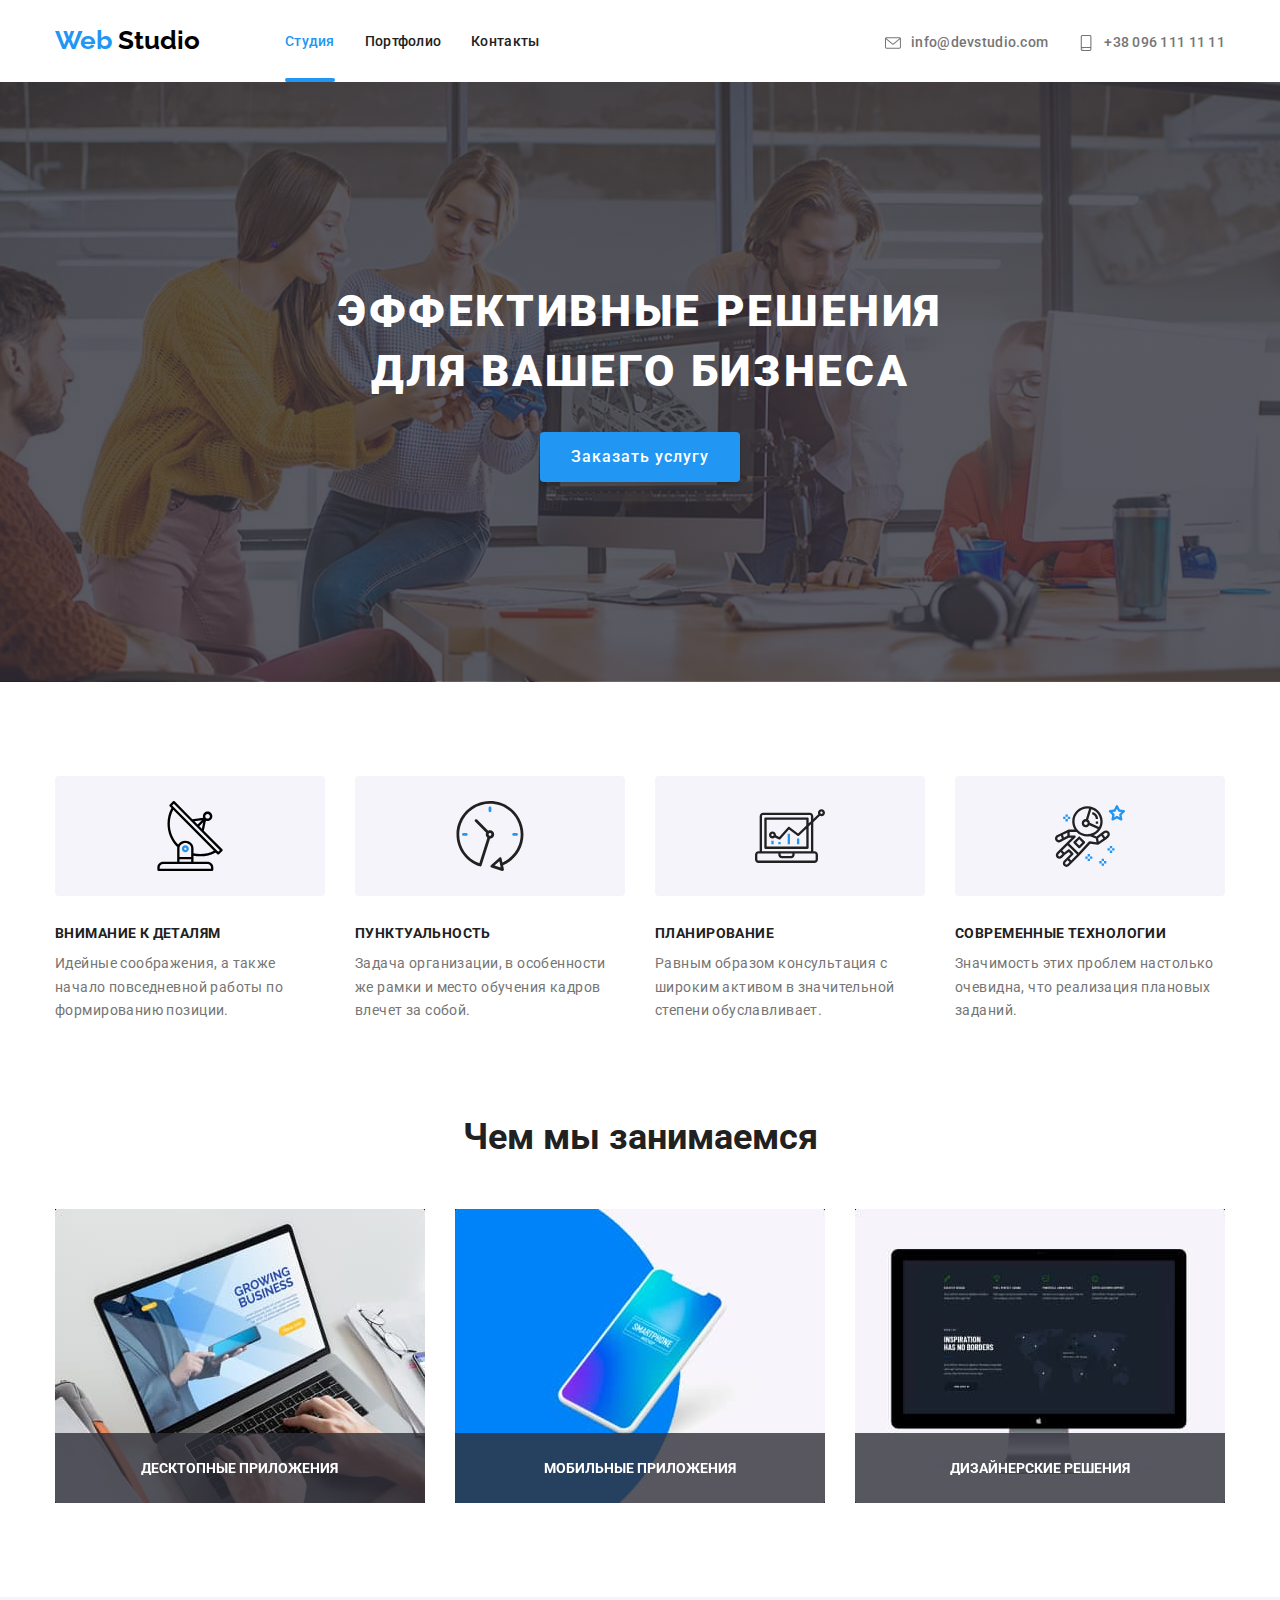
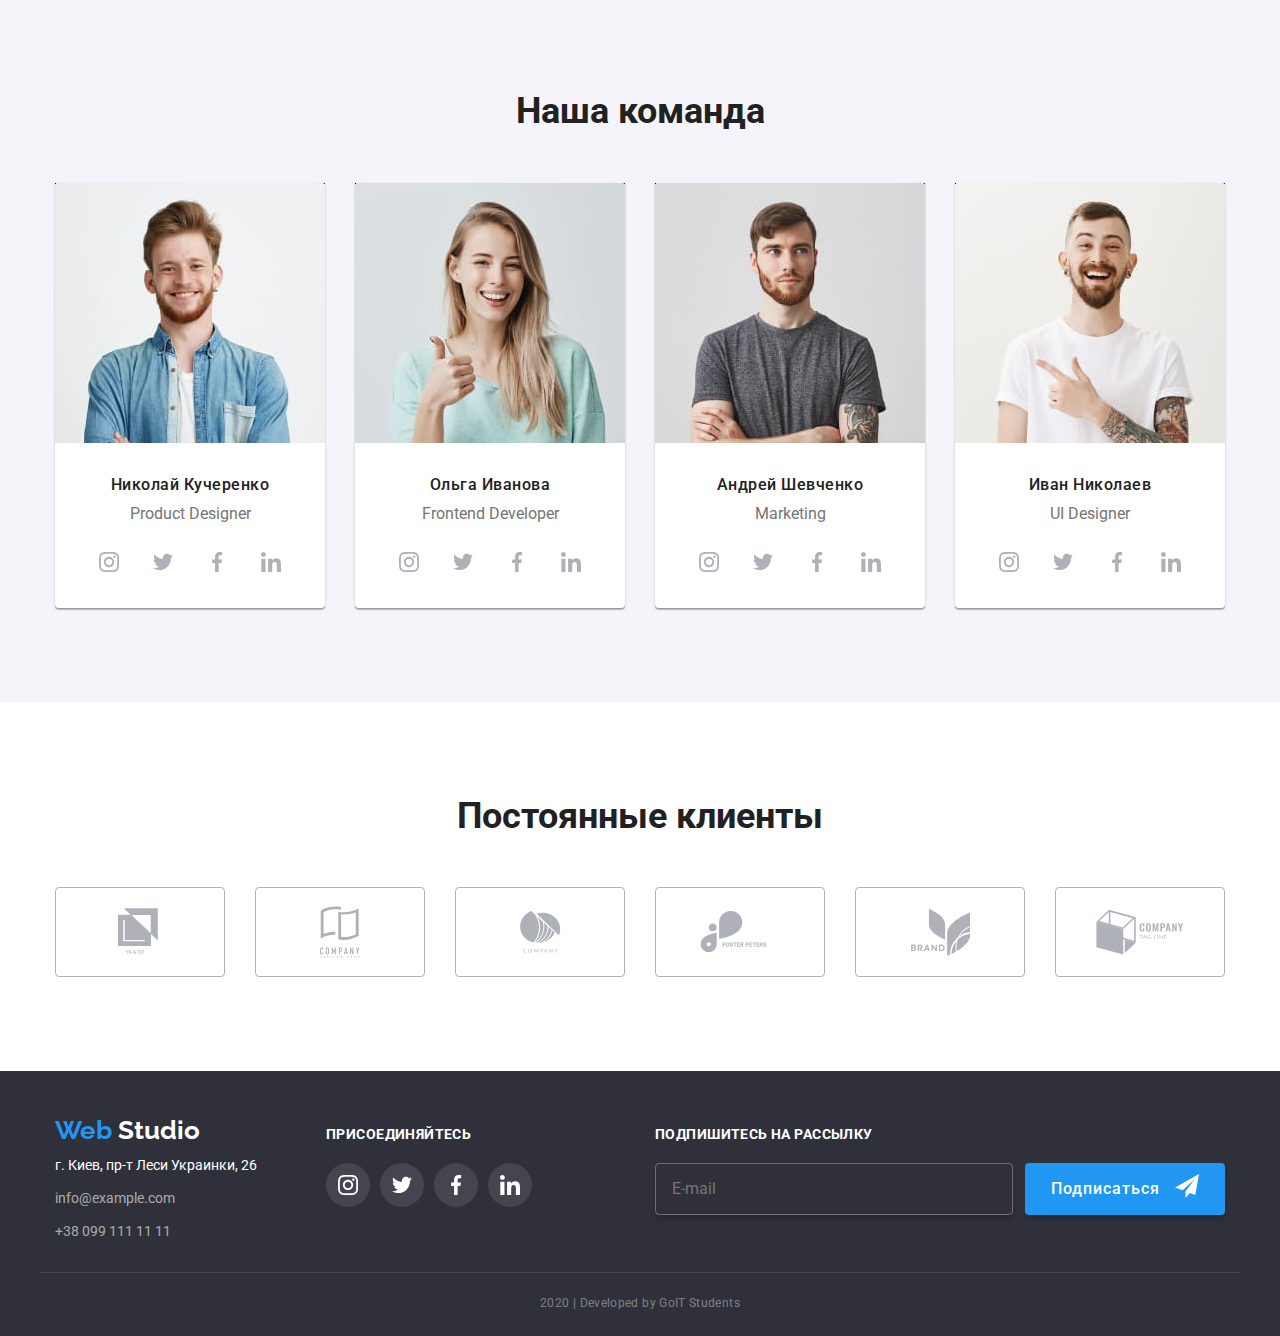
<file: index.html>
<!DOCTYPE html>
<html lang="ru">
  <head>
    <meta charset="UTF-8" />
    <meta name="viewport" content="width=device-width, initial-scale=1.0" />
    <link href="https://fonts.googleapis.com/css2?family=Raleway:wght@400;700&family=Roboto:ital,wght@0,500;0,700;0,900;1,400&display=swap" rel="stylesheet">
    <link rel="stylesheet" href="https://cdnjs.cloudflare.com/ajax/libs/modern-normalize/0.6.0/modern-normalize.min.css">
    <link rel="stylesheet" href="./css/main.css">
    <title>Web-Studio</title>
  </head>

  <body>

    <!-- Хедер -->
    <header>
      <nav class="margin-nav">
        <div class="container main-nav">
          
          <div class="web-logo">
            <a href="./index.html" class="logo">Web <span class="logo-first">Studio</span></a>
          </div>
               
          <ul class="site-nav list">
            <li class="item">
              <a href="" class="link current">Студия</a>
            </li>
            <li class="item">
              <a href="./portfolio.html" class="link">Портфолио</a>
            </li>
            <li class="item">
              <a href="" class="link">Контакты</a>
            </li>
          </ul>
            
          <ul class="auth-nav list">
            <li class="item">
              <a href="mailto:info@devstudio.com" class="link">
                <svg class="link-svg">
                  <use href="./img/sprite.svg#envelope">
                  </use>
                </svg>
                info@devstudio.com</a>
            </li>
            <li class="item">
              <a href="tel:+380961111111" class="link">
                <svg class="link-svg">
                  <use href="./img/sprite.svg#smartphone">
                  </use>
                </svg>
                +38 096 111 11 11</a>
            </li>
          </ul>
        </div>
      </nav>

    </header>

    <main>
      <!--Герой-->
      <section class="hero">
        <div class="container">
          <h1 class="text">Эффективные решения для вашего бизнеса</h1>
          <button class="btn .title" data-modal-open>Заказать услугу</button>
          <div data-backdrop class="backdrop is-hidden" data-modal>
            <div class="modal">
              <form class="form">
                <button type="button" class="form-btn" data-modal-close>
                  <svg class="close">
                    <use href="../img/sprite-2.svg#close"></use>
                  </svg>
                </button>
                <b class="modal-title">Оставьте свои данные, мы вам перезвоним</b>
                <div class="form-field">
                  <input type="text" class="form-input" name="name" id="name" placeholder=" " />
                  <label for="name" class="form-label">Имя</label>
                  <svg class="form-icon" width="12" height="12">
                    <use href="./img/sprite-2.svg#modal-svg-1"></use>
                  </svg> 
                </div>
        
                <div class="form-field">
                  <input type="phone" class="form-input" name="phone" id="phone" placeholder=" " />
                  <label for="phone" class="form-label">Телефон</label>
                  <svg class="form-icon">
                    <use href="./img/sprite-2.svg#modal-svg-2"></use>
                  </svg> 
                </div>
        
                <div class="form-field">
                  <input type="email" class="form-input" name="mail" id="mail" placeholder=" " />
                  <label for="mail" class="form-label">Почта</label>
                  <svg class="form-icon">
                    <use href="./img/sprite-2.svg#modal-svg-3"></use>
                  </svg> 
                </div>

                <div class="form-comment">
                  <textarea class="comment" name="comment" id="comment" placeholder=" "></textarea>
                  <label for="mail" class="form-label-comment">Комментарий</label>
                </div>

                <label class="checkbox-field">
                  <input class="checkbox" type="checkbox" name="topic"/>
                  <span class="checkbox-icon"></span>
                  <span class="checkbox-label">Соглашаюсь с рассылкой и принимаю <a class="contract" href="#">Условия договора</a></span>
                </label>
                <button type="submit" class="submit-btn" data-modal-close>Отправить</button>
              </form>
            </div>
          </div>
        </div>
      </section>

      <!--Преимущества-->
      <section class="advantages">
        <div class="container">
          <h2 class="invisible-title">Преимущества</h2>
          <ul class="list advant">
            <li class="item">
              <div class="item-image">
                <svg class="item-image-icon">
                  <use href="./img/sprite.svg#antenna"></use>
                </svg>
              </div>
              <h3 class="title">Внимание к деталям</h3>
              <p class="text">
                Идейные соображения, а также начало повседневной работы по формированию позиции.
              </p>
            </li>
            <li class="item">
              <div class="item-image">
                <svg class="item-image-icon">
                  <use href="./img/sprite.svg#clock"></use>
                </svg>
              </div>
              <h3 class="title">Пунктуальность</h3>
              <p class="text">
                Задача организации, в особенности же рамки и место обучения кадров влечет за собой.
              </p>
            </li>
            <li class="item">
              <div class="item-image">
                <svg class="item-image-icon">
                  <use href="./img/sprite.svg#diagram"></use>
                </svg>
              </div>
              <h3 class="title">Планирование</h3>
              <p class="text">
                Равным образом консультация с широким активом в значительной степени обуславливает.
              </p>
            </li>
            <li class="item">
              <div class="item-image">
                <svg class="item-image-icon">
                  <use href="./img/sprite.svg#astronaut"></use>
                </svg>
              </div>
              <h3 class="title">Современные технологии</h3>
              <p class="text">
                Значимость этих проблем настолько очевидна, что реализация плановых заданий.
              </p>
            </li>
          </ul>
        </div>
      </section>
      
      <!--Чем мы занимаемся-->
      <section class="section-works">
        <div class="container">
          <h2 class="section-title">Чем мы занимаемся</h2>
          <ul class="work list">
            <li class="item">
              <h3 class="title">Десктопные приложения</h3>
            </li>
            <li class="item">
              <h3 class="title">Мобильные приложения</h3>
            </li>
            <li class="item">
              <h3 class="title">Дизайнерские решения</h3>
            </li>
          </ul>
        </div>
      </section>

      <!--Команда-->
      <section class="section-team team-bg">
        <div class="container">
          <h2 class="section-title">Наша команда</h2>
          <ul class="list team">
            <li class="item">
              <img src="./img/john.jpg" alt="Джон">
              <h3 class="team-name">Николай Кучеренко</h3>
              <p class="job">Product Designer</p>
              <ul  class="list social-networks">
                <li class="icon">
                  <a class="icon-meil" href="https://instagram.com">
                    <svg class="team-svg-icon">
                      <use href="./img/sprite.svg#instagram">
                      </use>
                    </svg>
                  </a>
                </li>
                <li class="icon">
                  <a class="icon-meil" href="https://twitter.com">
                    <svg class="team-svg-icon">
                      <use href="./img/sprite.svg#twitter"></use>
                    </svg>
                  </a>
                </li>
                <li class="icon">
                  <a class="icon-meil" href="https://facebook.com">
                    <svg class="team-svg-icon">
                      <use href="./img/sprite.svg#facebook"></use>
                    </svg>
                  </a>
                </li>
                <li class="icon">
                  <a class="icon-meil" href="https://linkedin.com">
                    <svg class="team-svg-icon">
                      <use href="./img/sprite.svg#linkedin"></use>
                    </svg>
                  </a>
                </li>
              </ul>
            </li>
            <li class="item">
              <img src="./img/Marta.jpg" alt="Марта">
              <h3 class="team-name">Ольга Иванова</h3>
              <p class="job">Frontend Developer</p>
              <ul  class="list social-networks">
                <li class="icon">
                  <a class="icon-meil" href="https://instagram.com">
                    <svg class="team-svg-icon">
                      <use href="./img/sprite.svg#instagram">
                      </use>
                    </svg>
                  </a>
                </li>
                <li class="icon">
                  <a class="icon-meil" href="https://twitter.com">
                    <svg class="team-svg-icon">
                      <use href="./img/sprite.svg#twitter"></use>
                    </svg>
                  </a>
                </li>
                <li class="icon">
                  <a class="icon-meil" href="https://facebook.com">
                    <svg class="team-svg-icon">
                      <use href="./img/sprite.svg#facebook"></use>
                    </svg>
                  </a>
                </li>
                <li class="icon">
                  <a class="icon-meil" href="https://linkedin.com">
                    <svg class="team-svg-icon">
                      <use href="./img/sprite.svg#linkedin"></use>
                    </svg>
                  </a>
                </li>
              </ul>
            </li>
            <li class="item">
              <img src="./img/Robert.jpg" alt="Роберт">
              <h3 class="team-name">Андрей Шевченко</h3>
              <p class="job">Marketing</p>
              <ul  class="list social-networks">
                <li class="icon">
                  <a class="icon-meil" href="https://instagram.com">
                    <svg class="team-svg-icon">
                      <use href="./img/sprite.svg#instagram">
                      </use>
                    </svg>
                  </a>
                </li>
                <li class="icon">
                  <a class="icon-meil" href="https://twitter.com">
                    <svg class="team-svg-icon">
                      <use href="./img/sprite.svg#twitter"></use>
                    </svg>
                  </a>
                </li>
                <li class="icon">
                  <a class="icon-meil" href="https://facebook.com">
                    <svg class="team-svg-icon">
                      <use href="./img/sprite.svg#facebook"></use>
                    </svg>
                  </a>
                </li>
                <li class="icon">
                  <a class="icon-meil" href="https://linkedin.com">
                    <svg class="team-svg-icon">
                      <use href="./img/sprite.svg#linkedin"></use>
                    </svg>
                  </a>
                </li>
              </ul>
            </li>
            <li class="item">
              <img src="./img/Martin.jpg" alt="Мартин">
              <h3 class="team-name">Иван Николаев</h3>
              <p class="job">UI Designer</p>
              <ul  class="list social-networks">
                <li class="icon">
                  <a class="icon-meil" href="https://instagram.com">
                    <svg class="team-svg-icon">
                      <use href="./img/sprite.svg#instagram">
                      </use>
                    </svg>
                  </a>
                </li>
                <li class="icon">
                  <a class="icon-meil" href="https://twitter.com">
                    <svg class="team-svg-icon">
                      <use href="./img/sprite.svg#twitter"></use>
                    </svg>
                  </a>
                </li>
                <li class="icon">
                  <a class="icon-meil" href="https://facebook.com">
                    <svg class="team-svg-icon">
                      <use href="./img/sprite.svg#facebook"></use>
                    </svg>
                  </a>
                </li>
                <li class="icon">
                  <a class="icon-meil" href="https://linkedin.com">
                    <svg class="team-svg-icon">
                      <use href="./img/sprite.svg#linkedin"></use>
                    </svg>
                  </a>
                </li>
              </ul>
            </li>
          </ul>
        </div>
      </section>

      <!--Постоянные клиенты-->
      <section class="section-clients">
        <div class="container">
          <h2 class="section-title">Постоянные клиенты</h2>
          <ul class="list clients">
            <li class="clients-item">
              <a href="">
                <svg class="clients-item-icon" width="44" height="49">
                  <use href="./img/sprite.svg#logo1"></use>
                </svg>
              </a>
            </li>
            <li class="clients-item">
              <a href="">
                <svg class="clients-item-icon" width="40" height="52">
                  <use href="./img/sprite.svg#logo2"></use>
                </svg>
              </a>
            </li>
            <li class="clients-item">
              <a href="">
                <svg class="clients-item-icon"  width="41" height="42">
                  <use href="./img/sprite.svg#logo3"></use>
                </svg>
              </a>
            </li>
            <li class="clients-item">
              <a href="">
                <svg class="clients-item-icon"  width="80" height="42">
                  <use href="./img/sprite.svg#logo4"></use>
                </svg>
              </a>
            </li>
            <li class="clients-item">
              <a href="">
                <svg class="clients-item-icon"  width="59" height="47">
                  <use href="./img/sprite.svg#logo5"></use>
                </svg>
              </a>
            </li>
            <li class="clients-item">
              <a href="">
                <svg class="clients-item-icon"  width="88" height="45">
                  <use href="./img/sprite.svg#logo6"></use>
                </svg>
              </a>
            </li>
          </ul>
        </div>
      </section>

      <!--Футер-->
      <footer class="main-footer">
        <div class="container footer-part">
          <!--Адресс-->
          <section class="address-part">
            <h2 class="invisible-title">Адресс</h2>
            <a class="logo" href="./index.html">Web <span class="logo-second">Studio</span></a>

            <address class="address">
              <ul class="auth list">
                <li><span class="city">г. Киев, пр-т Леси Украинки, 26</span></li>
                <li><a href="mailto:info@example.com" class="links meil">info@example.com</a></li>
                <li><a href="tel:+380991111111" class="links tell">+38 099 111 11 11</a></li>
              </ul>
            </address>
          </section>

          <!--Социальные сети-->
          <section class="social">
            <div class="social-part">
              <h2 class="invisible-title">Cоциальные сети</h2>
              <b class="txt">Присоединяйтесь</b>
              <ul class="list footer-social-networks">
                <li>
                  <a class="social-networks-button" href="https://instagram.com">
                    <svg class="button-icon">
                      <use href="./img/sprite.svg#instagram"></use>
                    </svg>
                  </a>
                </li>
                <li>
                  <a class="social-networks-button" href="https://twitter.com">
                    <svg class="button-icon">
                      <use href="./img/sprite.svg#twitter"></use>
                    </svg>
                  </a>
                </li>
                <li>
                  <a class="social-networks-button" href="https://facebook.com">
                    <svg class="button-icon">
                      <use href="./img/sprite.svg#facebook"></use>
                    </svg>
                  </a>
                </li>
                <li>
                  <a class="social-networks-button" href="https://linkedin.com">
                    <svg class="button-icon">
                      <use href="./img/sprite.svg#linkedin"></use>
                    </svg>
                  </a>
                </li>
              </ul>
            </div>
          </section>
          <div class="mailing">
            <b class="txt">Подпишитесь на рассылку</b>
            <div class="mailing-flex">
              <div class="footer-form-field">
                <label for="footer-form-mail" class="footer-form-label"></label>
                <input type="email" class="footer-form-input" name="footer-mail" id="footer-mail" placeholder="E-mail" />
              </div>
              <button type="submit" class="btn title">
                Подписаться 
                <svg class="mailing-btn-svg" width="24" height="24">
                  <use href="./img/sprite.svg#icon_send"></use>
                </svg>
              </button>
            </div>
          </div>
        </div>
        <p class="copy container">2020 | Developed by GoIT Students </p>
      </footer>
    </main>
    <script src="./js/modal.js"></script>
  </body>
</html>
</file>
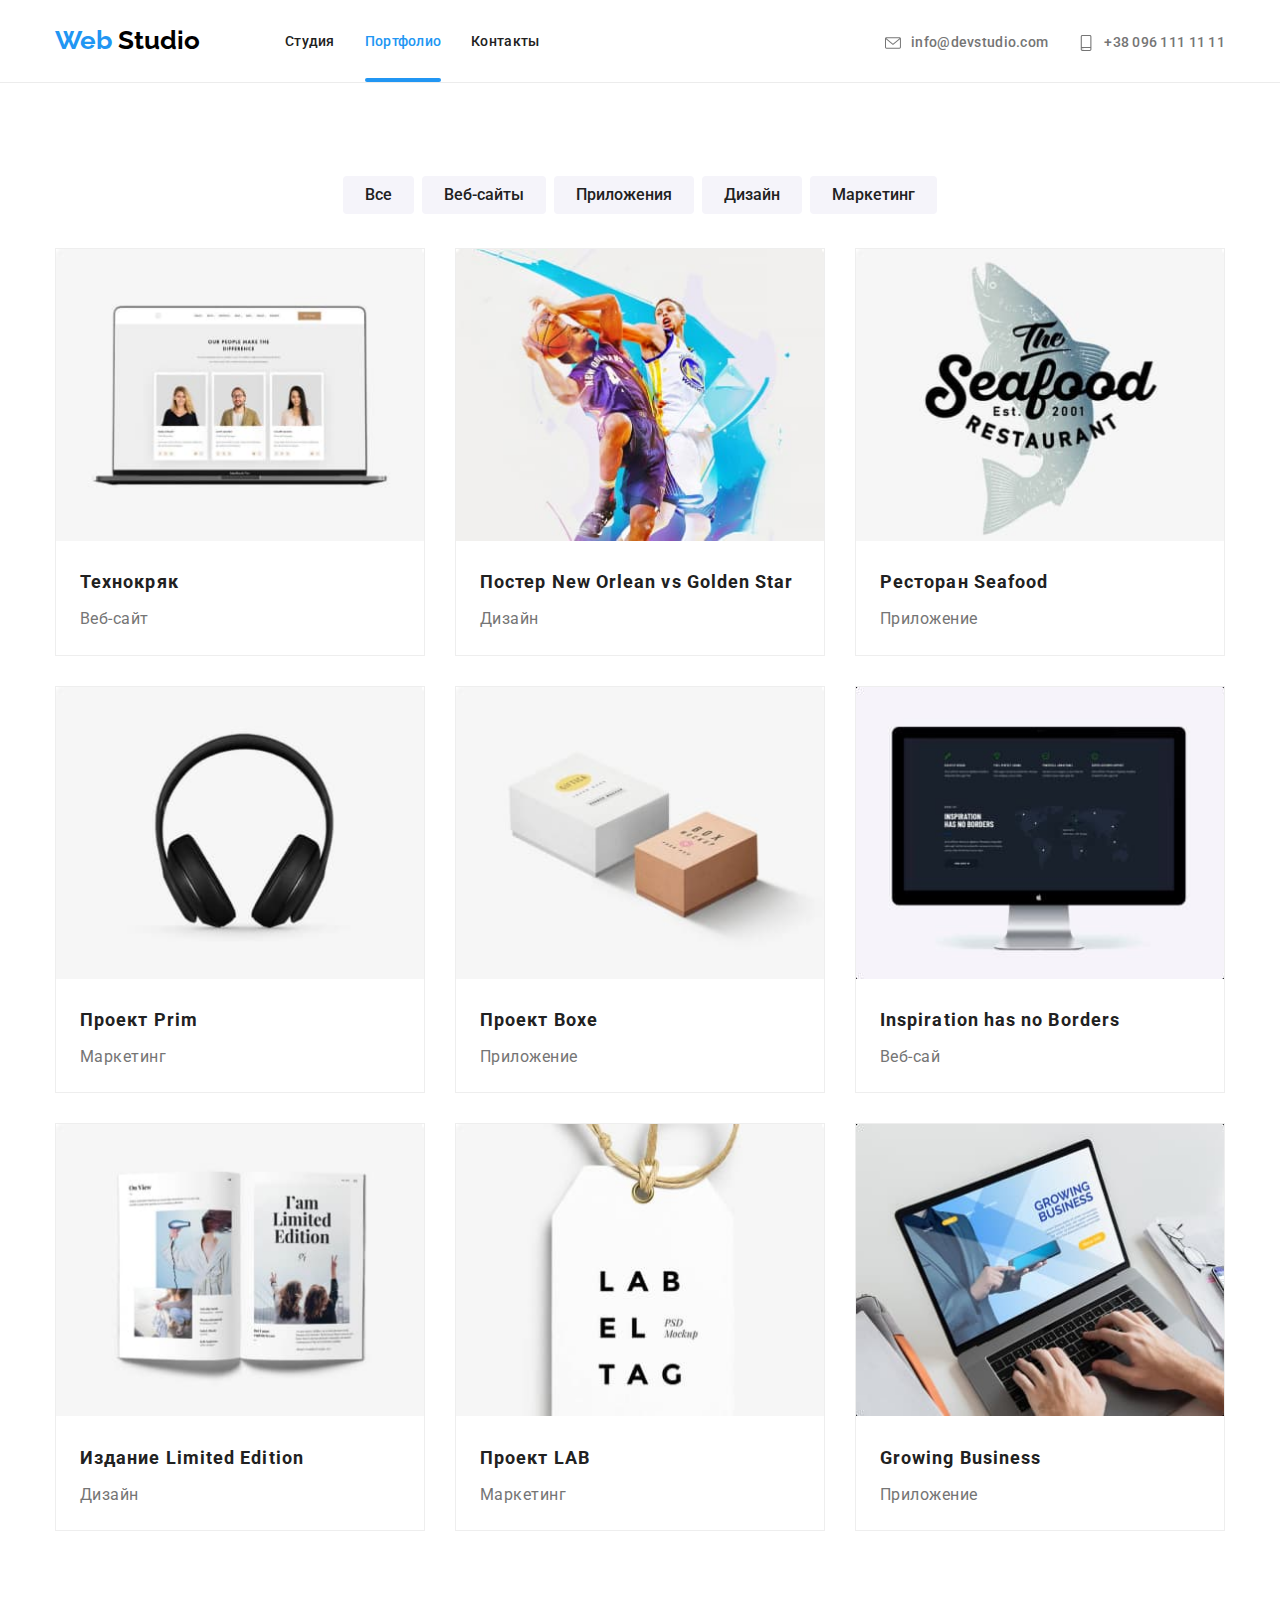
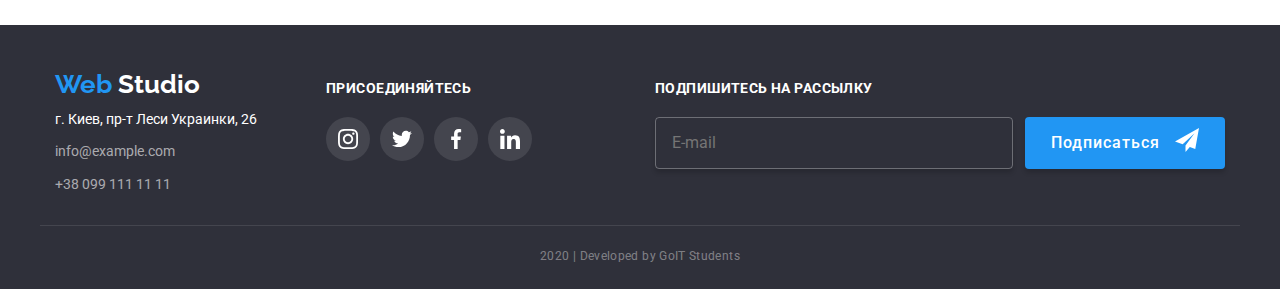
<file: portfolio.html>
<!DOCTYPE html>
<html lang="ru">
    <head>
        <meta charset="UTF-8">
        <meta name="viewport" content="width=device-width, initial-scale=1.0">
        <link href="https://fonts.googleapis.com/css2?family=Raleway:wght@400;700&family=Roboto:ital,wght@0,500;0,700;0,900;1,400&display=swap" rel="stylesheet">
        <link rel="stylesheet" href="https://cdnjs.cloudflare.com/ajax/libs/modern-normalize/0.6.0/modern-normalize.min.css">
        <link rel="stylesheet" href="./css/main.css">
        <title>Portfolio</title>
    </head>
    <body>
      <header>

        <nav class="margin-nav">
          <div class="container main-nav ">
            <a href="./index.html" class="logo">Web <span class="logo-first">Studio</span></a>
            <ul class="site-nav list">
              <li class="item">
                <a href="./index.html" class="link">Студия</a>
              </li>
              <li class="item">
                <a href="./portfolio.html" class="link current">Портфолио</a>
              </li>
              <li class="item">
                <a href="" class="link">Контакты</a>
              </li>
            </ul>
              
            <ul class="auth-nav list">
              <li class="item">
                <a href="mailto:info@devstudio.com" class="link">
                  <svg class="link-svg">
                    <use href="./img/sprite.svg#envelope">
                    </use>
                  </svg>
                  info@devstudio.com</a>
              </li>
              <li class="item">
                <a href="tel:+380961111111" class="link">
                  <svg class="link-svg">
                    <use href="./img/sprite.svg#smartphone">
                    </use>
                  </svg>
                  +38 096 111 11 11</a>
              </li>
            </ul>
          </div>
        </nav>
  
      </header>

        <main>
            <!-- Проекты -->
          <section class="section-projects">
            <div class="container-project">
              <h2 class="invisible-title">Перечень</h2>
              <ul class="project list">
                <li class="project-item"><button class="button text">Все</button></li>
                <li class="project-item"><button class="button text">Веб-сайты</button></li>
                <li class="project-item"><button class="button text">Приложения</button></li>
                <li class="project-item"><button class="button text">Дизайн</button></li>
                <li class="project-item"><button class="button text">Маркетинг</button></li>
              </ul>
            </div>
            <div class="container portfolio">
              <h2 class="invisible-title">Работа</h2>
              <ul class="list works">
                <li class="works-items">
                  <a class="works-link" href="">
                    <div class="works-link-activ">
                      <img class="works-link-img" src="./img/work-img-1.jpg" alt="">
                      <p class="txt">Технокряк это современная площадка распространения коронавируса. Компании используют эту платформу для цифрового шпионажа и атак на защищённые сервера конкурентов.</p>
                    </div>
                    <div class="work-info">
                      <h3  class="title">Технокряк</h3>
                      <p class="sub">Веб-сайт</p>
                    </div>
                  </a>
                </li>
                <li class="works-items">
                  <a class="works-link" href="">
                    <div class="works-link-activ">
                      <img class="works-link-img" src="./img/work-img-2.jpg" alt="">
                      <p class="txt">Технокряк это современная площадка распространения коронавируса. Компании используют эту платформу для цифрового шпионажа и атак на защищённые сервера конкурентов.</p>
                    </div>
                    <div class="work-info">
                      <h3 class="title">Постер New Orlean vs Golden Star</h3>
                      <p class="sub">Дизайн</p>
                    </div>
                  </a>
                </li>
                <li class="works-items">
                  <a class="works-link" href="">
                    <div class="works-link-activ">
                      <img class="works-link-img" src="./img/work-img-3.jpg" alt="">
                      <p class="txt">Технокряк это современная площадка распространения коронавируса. Компании используют эту платформу для цифрового шпионажа и атак на защищённые сервера конкурентов.</p>
                    </div>
                    <div class="work-info">
                      <h3 class="title">Ресторан Seafood</h3>
                      <p class="sub">Приложение</p>
                    </div>
                  </a>
                </li>
                <li class="works-items">
                  <a class="works-link" href="">
                    <div class="works-link-activ">
                      <img class="works-link-img" src="./img/work-img-4.jpg" alt="">
                      <p class="txt">Технокряк это современная площадка распространения коронавируса. Компании используют эту платформу для цифрового шпионажа и атак на защищённые сервера конкурентов.</p>
                    </div>
                    <div class="work-info">
                      <h3 class="title">Проект Prim</h3>
                      <p class="sub">Маркетинг</p>
                    </div>
                  </a>
                </li>
                <li class="works-items">
                  <a class="works-link" href="">
                    <div class="works-link-activ">
                      <img class="works-link-img" src="./img/work-img-5.jpg" alt="">
                      <p class="txt">Технокряк это современная площадка распространения коронавируса. Компании используют эту платформу для цифрового шпионажа и атак на защищённые сервера конкурентов.</p>
                    </div>
                    <div class="work-info">
                      <h3 class="title">Проект Boxe</h3>
                      <p class="sub">Приложение</p>
                    </div>
                  </a>
                </li>
                <li class="works-items">
                  <a class="works-link" href="">
                    <div class="works-link-activ">
                      <img class="works-link-img" src="./img/img3.jpg" alt="">
                      <p class="txt">Технокряк это современная площадка распространения коронавируса. Компании используют эту платформу для цифрового шпионажа и атак на защищённые сервера конкурентов.</p>
                    </div>
                    <div class="work-info">
                      <h3 class="title">Inspiration has no Borders</h3>
                      <p class="sub">Веб-сай</p>
                    </div>
                  </a>
                </li>
                <li class="works-items">
                  <a class="works-link" href="">
                    <div class="works-link-activ">
                      <img class="works-link-img" src="./img/work-img-7.jpg" alt="">
                      <p class="txt">Технокряк это современная площадка распространения коронавируса. Компании используют эту платформу для цифрового шпионажа и атак на защищённые сервера конкурентов.</p>
                    </div>
                    <div class="work-info">
                      <h3 class="title">Издание Limited Edition</h3>
                      <p class="sub">Дизайн</p>
                    </div>
                  </a>
                </li>
                <li class="works-items">
                  <a class="works-link" href="">
                    <div class="works-link-activ">
                      <img class="works-link-img" src="./img/work-img-8.jpg" alt="">
                      <p class="txt">Технокряк это современная площадка распространения коронавируса. Компании используют эту платформу для цифрового шпионажа и атак на защищённые сервера конкурентов.</p>
                    </div>
                    <div class="work-info">
                      <h3 class="title">Проект LAB</h3>
                      <p class="sub">Маркетинг</p>
                    </div>
                  </a>
                </li>
                <li class="works-items">
                  <a class="works-link" href="">
                    <div class="works-link-activ">
                      <img class="works-link-img" src="./img/img1.jpg" alt="">
                      <p class="txt">Технокряк это современная площадка распространения коронавируса. Компании используют эту платформу для цифрового шпионажа и атак на защищённые сервера конкурентов.</p>
                    </div>
                    <div class="work-info">
                      <h3 class="title">Growing Business</h3>
                      <p class="sub">Приложение</p>
                    </div>
                  </a>
                </li>
              </ul>
            </div>
          </section>

      <!--Футер-->
      <footer class="main-footer">
        <div class="container footer-part">
          <!--Адресс-->
          <section class="address-part">
            <h2 class="invisible-title">Адресс</h2>
            <a class="logo" href="./index.html">Web <span class="logo-second">Studio</span></a>

            <address class="address">
              <ul class="auth list">
                <li><span class="city">г. Киев, пр-т Леси Украинки, 26</span></li>
                <li><a href="mailto:info@example.com" class="links meil">info@example.com</a></li>
                <li><a href="tel:+380991111111" class="links tell">+38 099 111 11 11</a></li>
              </ul>
            </address>
          </section>

          <!--Социальные сети-->
          <section class="social">
            <div class="social-part">
              <h2 class="invisible-title">Cоциальные сети</h2>
              <b class="txt">Присоединяйтесь</b>
              <ul class="list footer-social-networks">
                <li>
                  <a class="social-networks-button" href="https://instagram.com">
                    <svg class="button-icon">
                      <use href="./img/sprite.svg#instagram"></use>
                    </svg>
                  </a>
                </li>
                <li>
                  <a class="social-networks-button" href="https://twitter.com">
                    <svg class="button-icon">
                      <use href="./img/sprite.svg#twitter"></use>
                    </svg>
                  </a>
                </li>
                <li>
                  <a class="social-networks-button" href="https://facebook.com">
                    <svg class="button-icon">
                      <use href="./img/sprite.svg#facebook"></use>
                    </svg>
                  </a>
                </li>
                <li>
                  <a class="social-networks-button" href="https://linkedin.com">
                    <svg class="button-icon">
                      <use href="./img/sprite.svg#linkedin"></use>
                    </svg>
                  </a>
                </li>
              </ul>
            </div>
          </section>
          <div class="mailing">
            <b class="txt">Подпишитесь на рассылку</b>
            <div class="mailing-flex">
              <div class="footer-form-field">
                <label for="footer-form-mail" class="footer-form-label"></label>
                <input type="email" class="footer-form-input" name="footer-mail" id="footer-mail" placeholder="E-mail" />
              </div>
              <button type="submit" class="btn title">
                Подписаться 
                <svg class="mailing-btn-svg" width="24" height="24">
                  <use href="./img/sprite.svg#icon_send"></use>
                </svg>
              </button>
            </div>
          </div>
        </div>
        <p class="copy container">2020 | Developed by GoIT Students </p>
      </footer>
    </main>
  </body>
</html>
</file>
<file: css/main.css>
:root{
    --primary-text-color:#757575;
    --title-text-color:#212121;
    --accent-color:#2196F3;
    --btn-txt-color:#ffffff;
    --bg-color:#F5F4FA;
    --logo-color:#000000;
    --bg-footer:#2F303A;
    --svg-icon-color:#AFB1B8;
    --transition-timing: 250ms;
}

h1,
h2,
h3,
h4,
h5,
h6,
p {
    margin-top: 0px;
    margin-bottom: 0px;
}

ul {
    list-style: none;
    padding-left: 0px;
    margin: 0px;
}

body {
    font-style: normal;
    font-size: 14px;
    color: var(--primary-text-color);
    font-family: 'Roboto', sans-serif;
    background: var(--btn-txt-color);
    
}

.container {
    width: 1200px;
    margin-top: 0px;
    margin-bottom: 0px;
    margin-left: auto;
    margin-right: auto;
    padding-right: 15px;
    padding-left: 15px;
}

.invisible-title{
   display: none;
}

.btn{
    padding: 0;
    border: 0;
}

.item .title{
    font-weight: 700;
    font-size: 14px;
    line-height: 1.16;
    text-transform: uppercase;
}

    /* Хедер */

.main-nav{
    display: flex;
    align-items: center;
}

    /* Логотип */

.logo{
    color: var(--accent-color);
    font-family: raleway, sans-serif;
    font-size: 26px;
    font-weight: 700;
    text-decoration: none;
    padding-top: 24px;
    padding-bottom: 25px;
}

.logo .logo-first{
    color:var(--logo-color);
}

.logo .logo-second{
    color:var(--btn-txt-color);
}

    /* Навигация */

.site-nav{
    display: flex;
    margin-left: 85px;
}

.site-nav .link{
    display: block;
    color: var(--title-text-color);
    font-size: 14px;
    font-weight: 500;
    font-size: 14px;
    line-height: 1.14;
    letter-spacing: 0.02em;
    text-decoration: none;
    padding-top: 34px;
    padding-bottom: 32px;

    transition: color var(--transition-timing) cubic-bezier(0.4, 0, 0.2, 1);
}

.site-nav .link:not(:last-child){
    margin-right: 50px;
}


.site-nav .link:hover,
.site-nav .link:focus{
    color: var(--accent-color);
}

.site-nav .current{
    position: relative;
    color: var(--accent-color);
}

.site-nav .current::after{
    content: "";
    position: absolute;
    bottom: 0;
    left: 0;
    width: 100%;
    height: 4px;
    border-radius: 2px;
    background-color: var(--accent-color);
}

.auth-nav{
    display: flex;
    margin-left: auto;
    padding-top: 34px;
    padding-bottom: 30px;
}

.auth-nav .item a:not(:last-child){
    margin-right: 30px;
}

.auth-nav .link{
    display: flex;
    color: var(--primary-text-color);
    font-weight: 500;
    font-size: 14px;
    line-height: 1.14;
    letter-spacing: 0.02em;
    text-decoration: none;

    transition: color var(--transition-timing) cubic-bezier(0.4, 0, 0.2, 1);
}

.auth-nav .link:hover,
.auth-nav .link:focus{
    color:var(--accent-color);
    
}

.link-svg{
    width: 16px;
    height: 16px;
    margin-right: 10px;
    fill: currentColor;
}

    /* Герой */

.hero{
    max-width: 1600px;
    padding-top: 200px;
    padding-bottom: 200px;
    margin-left: auto;
    margin-right: auto;
    
    background-image: linear-gradient(to right, rgba(47, 48, 58, 0.8),rgba(47, 48, 58, 0.8)), url(../img/Header.jpg);
    background-repeat: no-repeat;
    background-position: center;
    background-size: cover;
    text-align: center;
    background-color:var(--primary-text-color);
}

.hero .text{
    width: 696px;
    margin-left: auto;
    margin-right: auto;
    color:var(--btn-txt-color);
    
    font-weight: 900;
    font-size: 44px;
    line-height: 1.36;
    letter-spacing: 0.06em;
    text-transform: uppercase;
    margin-bottom: 30px;
}

.btn{
    color: var(--btn-txt-color);
    font-size: 16px;
    font-weight: 500;
    line-height: 1.87;
    letter-spacing: 0.06em;
    background-color: var(--accent-color);
    cursor: pointer;
  
    min-width: 200px;
    min-height: 50px;
    border: 1px transparent;
    border-radius: 4px;
    box-shadow: 0px 4px 4px rgba(0, 0, 0, 0.15);

    transition: color var(--transition-timing) cubic-bezier(0.4, 0, 0.2, 1), border var(--transition-timing) cubic-bezier(0.4, 0, 0.2, 1), background-color var(--transition-timing) cubic-bezier(0.4, 0, 0.2, 1);
}

.btn:hover,
.btn:focus {
    border: 0;
    color: var(--accent-color); 
    background-color: var(--btn-txt-color);
}

.backdrop{
    position: fixed;
    top: 0;
    left: 0;
    width: 100%;
    height: 100%;
    background-color: rgba(0, 0, 0, 0.2);
}
  
.backdrop.is-hidden{
    opacity: 0;
    pointer-events: none;
}
  
.modal{
    position: absolute;
    top: 50%;
    left: 50%;
    transform: translate(-50%, -50%);
    
    max-width: 450px;
    max-height: 609px;
    padding: 40px;
    background-color:  #FFFFFF;
    box-shadow: 0px 2px 1px rgba(0, 0, 0, 0.2), 0px 1px 1px rgba(0, 0, 0, 0.14), 0px 1px 3px rgba(0, 0, 0, 0.12);
    border-radius: 4px;
}

.form{
    position: relative;
}

.modal-title{
    display: block;
    text-align: center;
    margin-bottom: 30px;
  
    font-size: 20px;
    line-height: 23px;
    text-align: center;
    letter-spacing: 0.03em;
    color: var(--title-text-color);
}

.form-field{
    position: relative;
    margin-bottom: 28px;
}

.form-btn{
    position: absolute;
    padding: 0;
    margin: 0;
    top: -32px;
    left: calc(100% + 32px);
    width: 30px;
    height: 30px;
    border: 1px solid rgba(0, 0, 0, 0.1);
    border-radius: 50%;
    background-color: var(--btn-txt-color);

    transform: translateX(-100%);
}

.close{
    display: block;
    margin: auto;
    width: 18px;
    height: 18px;
    fill: var(--logo-color);

    transition: fill var(--transition-timing) cubic-bezier(0.4, 0, 0.2, 1);
}

.form-btn:focus,
.form-btn:hover .close{
    fill: var(--accent-color);
}

.form-comment{
    position: relative;
    margin-bottom: 20px;
}

.comment{
    width: 100%;
    min-height: 120px;
    resize: none;
    border: 1px solid rgba(33, 33, 33, 0.2);
    border-radius: 4px;
    padding: 12px 16px;
}

.form-label-comment{
    position: absolute;
    top: 12px;
    left: 16px;

    transition: transform var(--transition-timing) cubic-bezier(0.4, 0, 0.2, 1), color var(--transition-timing) cubic-bezier(0.4, 0, 0.2, 1);
}

.comment:focus + .form-label-comment, .comment:not(:placeholder-shown) + .form-label-comment{
    transform: translateY(-34px);
    color: var(--accent-color);
}

.form-label{
    position: absolute;
    left: 42px;
    top: 50%;

    transform: translateY(-50%);
    transition: transform var(--transition-timing) cubic-bezier(0.4, 0, 0.2, 1);
}
  
.form-input{
    border: 1px solid rgba(33, 33, 33, 0.2);
    border-radius: 4px;
    width: 100%;
    height: 40px ;
    margin: 0;
    padding-left: 46px;
}
  
.form-input:focus + .form-label, .form-input:not(:placeholder-shown) + .form-label{
    transform: translateX(-26px) translateY(-40px);
    color: var(--accent-color);
}
  
.form-icon{
    position: absolute;
    top: 50%;
    left: 16px;
    
    display: inline-block;
    width: 18px;
    height: 18px;

    transform: translateY(-50%);
    transition: fill var(--transition-timing) cubic-bezier(0.4, 0, 0.2, 1);
}
  
.form-input:focus ~ .form-icon, .form-input:not(:placeholder-shown) ~ .form-icon{
    fill: var(--accent-color);
}

.checkbox{
    position: absolute;
    width: 1px;
    height: 1px;
    margin: -1px;
    border: 0;
    padding: 0;
    clip: rect( 0 0 0 0 );
    overflow: hidden;
}

.checkbox-field{
    display: flex;
    align-items: center;
    margin-bottom: 30px;
}

.checkbox-icon{
    display: inline-block;
    margin-right: 8px;
    width: 16px;
    height: 15px;
    margin-right: 10px;
    
    border: 2px solid var(--title-text-color);
    border-radius: 4px;
    flex-shrink: 0;
}

.checkbox-label{
    font-size: 12px;
    line-height: 14px;
    letter-spacing: 0.03em;
}

.checkbox:checked + .checkbox-icon{
    border-color: transparent;
    background-image: url(../img/icon-check.svg);
    background-size: contain;
    background-repeat: no-repeat;
    background-origin: border-box;
}
  
.contract{
    color: var(--accent-color);
      
}

.submit-btn{
    color: var(--btn-txt-color);
    font-size: 16px;
    font-weight: 500;
    line-height: 1.87;
    letter-spacing: 0.06em;
    background-color: var(--accent-color);
    cursor: pointer;
  
    min-width: 200px;
    min-height: 50px;
    border: 1px transparent;
    border-radius: 4px;
    box-shadow: 0px 4px 4px rgba(0, 0, 0, 0.15);

    transition: background-color var(--transition-timing) cubic-bezier(0.4, 0, 0.2, 1);
}

.submit-btn:hover,
.submit-btn:focus{
    background-color: #188CE8;
}

    /* Преимущества */

.advantages{
    padding-top: 94px;
    padding-bottom: 94px;
}

.advant{
    display: flex;
    align-items: center;
}

.advant > .item{
    width: calc((100% - 30px * 3) / 4);
}

.list > .item:not(:last-child){
    margin-right: 30px;
}

.advantages .title{
    color: var(--title-text-color);
    font-weight: 700;
    font-size: 14px;
    line-height: 1.14;
    letter-spacing: 0.03em;
    text-transform: uppercase;
    margin-bottom: 10px;
}

.item .item-image {
    background:var(--bg-color);
    height: 120px;
    border-radius: 4px;
    margin-bottom: 30px;
    padding: 25px 100px;
}

.item-image-icon  {
    display: inline-flex;
    align-items: center;
    justify-items: center;
    width: 70px;
    height: 70px;
}

.item .text{
    font-size: 14px;
    line-height: 1.71;
    letter-spacing: 0.03em;
}

    /* Чем мы занимаемся */

.section-works{
    padding-bottom: 94px;
}

.section-title{
    color: var(--title-text-color);
    font-size: 36px;
    line-height: 1.16;
    font-weight: 700;
    text-align: center;
    margin-bottom: 50px;
}

.container .work{
    display: flex;
    align-items: center;
}

.work > .item{
    position: relative;
    display: flex;
    width: calc((100% - 30px * 2) / 3);
    height: 294px;
}

.work > .item:nth-child(1){
    background-image: url(../img/img1.jpg);
}

.work > .item:nth-child(2){
    background-image: url(../img/img2.jpg);
}

.work > .item:nth-child(3){
    background-image: url(../img/img3.jpg);
}

.work .item .title{
    position: absolute;
    bottom: 0;
    left: 0;
    width: 100%;
    height: 70px;
    padding: 27px 82px;
    color: var(--btn-txt-color);
    text-align: center;
    background: rgba(47, 48, 58, 0.8);
}

    /* Команда */

.section-team{
    padding-top: 94px;
    padding-bottom: 94px;
}

.team-bg{
    background: var(--bg-color);
    text-align: center;
    margin-left: auto;
    margin-right: auto;
}

.team{
    display: flex;
}

.team > .item{
    width: calc((100% - 30px * 3) / 4);
    background: var(--btn-txt-color);
    box-shadow: 0px 2px 1px rgba(0, 0, 0, 0.2),
    0px 1px 1px rgba(0, 0, 0, 0.14), 0px 1px 3px rgba(0, 0, 0, 0.12);
    border-radius: 0px 0px 4px 4px;
}

.team .item > img{
    margin-bottom: 30px;
}

.list .team-name{
    margin-bottom: 10px;
    color: var(--title-text-color);
    font-weight: 500;
    font-size: 16px;
    line-height: 1.18;
    text-align: center;
    letter-spacing: 0.03em;
}

.list .job{
    margin-bottom: 16px;
    font-size: 16px;
    line-height: 1.18;
    text-align: center;
}

.social-networks{
    display: flex;
    justify-content: space-evenly;
    margin-left: 32px;
    margin-right: 32px;
    padding-bottom: 24px;
}

.icon-meil{
    display: flex;
    align-items: center;
    width: 44px;
    height: 44px;
    border-radius: 50%;
    color: var(--svg-icon-color);;
    background-color: var(--btn-txt-color);

    transition: color var(--transition-timing) cubic-bezier(0.4, 0, 0.2, 1), background var(--transition-timing) cubic-bezier(0.4, 0, 0.2, 1);
}

.icon-meil:hover,
.icon-meil:focus{
    color: var(--btn-txt-color);
    background: var(--accent-color);
}

.team-svg-icon{
    display: flex;
    align-items: center;
    margin-left: auto;
    margin-right: auto;
    width: 20px;
    height: 20px;
    fill: currentColor;
}

.social-networks .icon:not(:last-child){
    margin-right: 10px;
}

/* Постоянные клиенты */

.section-clients{
    padding-top: 94px;
    padding-bottom: 94px;
}

.clients{
    display: flex;
    justify-content: space-between;
}

.clients-item a{
    display: flex;
    align-items: center;
    justify-content: center;
    height: 90px;
    width: 170px;
    color: #afb1b8;
    background-color: #ffffff;
    border: 1px solid #afb1b8;
    border-radius: 4px;

    transition: color var(--transition-timing) cubic-bezier(0.4, 0, 0.2, 1), border var(--transition-timing) cubic-bezier(0.4, 0, 0.2, 1);
}

.clients-item-icon{
    fill:currentColor;
}
 
.clients-item a:hover,
.clients-item a:focus{
    color: var(--accent-color);
    border: 1px solid var(--accent-color);
}

    /* Футер */

    /* Адресс */

.main-footer{
    background: var(--bg-footer);
    margin-left: auto;
    margin-right: auto;
}

.footer-part{
    display: flex;
    align-items: baseline;
    padding-top:45px;
    padding-bottom: 28px;
}

.address-part > .logo{
    display: inline-block;
    padding-top: 0;
    padding-bottom: 0;
    margin-bottom: 8px;
}

.auth .city{
    display: inline-block;
    color: var(--btn-txt-color);
    font-style: normal;
    font-size: 14px;
    line-height: 1.71;
    margin-bottom: 9px;

}

.auth .links{
    display: inline-block;
    color: rgba(255, 255, 255, 0.6);
    font-style: normal;
    font-size: 14px;
    line-height: 1.71;
    text-decoration: none;

    transition: color var(--transition-timing) cubic-bezier(0.4, 0, 0.2, 1);
}

.auth .meil{
    margin-bottom: 9px;
}
 
.auth .links:hover,
.auth .links:focus{
    color: var(--accent-color);
}

    /* Cоциальные сети */

.footer-part .txt{
    display: block;
    margin-bottom: 20px;
    color: var(--btn-txt-color);
    font-weight: 700;
    font-size: 14px;
    line-height: 1.14;
    letter-spacing: 0.03em;
    text-transform: uppercase;
}

.footer-part .sign{
    color: var(--btn-txt-color);
    background: var(--accent-color);
    font-family: inherit;
    font-weight: 900;
    font-size: 16px;
    line-height: 1.87;
    display: flex;
    align-items: center;
    text-align: center;
    letter-spacing: 0.06em;
}

.social{
    margin-left: 69px;
}

.footer-social-networks{
    display: flex;
    justify-content: space-evenly;
}

.footer-social-networks li:not(:last-child){
    margin-right: 10px;
}

.social-networks-button{
    display: flex;
    align-items: center;
    padding: 0;
    border: none;
    width: 44px;
    height: 44px;
    background-color: rgba(255, 255, 255, 0.1);
    border-radius: 50%;

    transition: background-color var(--transition-timing) cubic-bezier(0.4, 0, 0.2, 1);
}

.social-networks-button:hover,
.social-networks-button:focus{
    background-color: var(--accent-color);
}

.button-icon{
    fill: var(--btn-txt-color);
    margin-left: auto;
    margin-right: auto;
    width: 20px;
    height: 20px;
}

.mailing{
    display: block;
    margin-left: auto;
}

.mailing-flex{
    display: flex;
}

.footer-form-input{
    min-width: 358px;
    padding-left: 16px;
    padding-top: 15px;
    padding-bottom: 15px;
    margin-right: 12px;
    background-color: inherit;
    border: 1px solid rgba(255, 255, 255, 0.3);
    box-shadow: 0px 4px 4px rgba(0, 0, 0, 0.15);
    border-radius: 4px;

    font-size: 16px;
    line-height: 1.25;
    color: var(--btn-txt-color);
}

.mailing-btn-svg{
    display: inline-block;
    vertical-align: text-bottom;
    margin-left: 10px;
    fill: currentColor;
}

    /* Копирайт */

footer > .copy{
    color: rgba(255, 255, 255, 0.4);
    background: var(--bg-footer);
    font-size: 12px;
    line-height: 2;
    text-align: center;
    letter-spacing: 0.03em;
    padding-top: 18px;
    padding-bottom: 21px;
    border-top: 1px solid
    rgba(255, 255, 255, 0.1);
}
   
    /* Портфолио-проекты */

.section-projects{
    padding-top: 93px;
    padding-bottom: 94px;
    padding-right: 15px;
    padding-left: 15px;
    border-top: 1px solid #ECECEC;
}

.container-project{
    width: 1200px;
    margin-top: 0px;
    margin-bottom: 34px;
    margin-left: auto;
    margin-right: auto;
}

.project{
    display: flex;
    justify-content: center;
}

.project .project-item:not(:last-child){
    margin-right: 8px;
}

.button{
    height: 38px;
    border-radius: 4px;
    border-width: 0;
    font-family: inherit;
    font-size: 16px;
    line-height: 1.62;
    font-weight: 500;
    padding: 6px 22px;
}

.project .button{
    color: var(--title-text-color);
    background: var(--bg-color);

    transition: color var(--transition-timing) cubic-bezier(0.4, 0, 0.2, 1), background var(--transition-timing) cubic-bezier(0.4, 0, 0.2, 1);
}

.project .button:hover,
.project .button:focus{
    color: var(--btn-txt-color);
    background: var(--accent-color);
    border-width: 0;
    box-shadow: 0px 4px 4px rgba(0, 0, 0, 0.25);
    cursor: pointer;
}

.portfolio{
    padding-top: 0;
}

.works{
    display: flex;
    flex-wrap: wrap;
}

.works .works-items{
    width: calc((100% - 30px * 2) / 3);
    margin-right: 30px;
    margin-bottom: 30px;
    border: 1px solid #EEEEEE;
}

.works-items:hover,
.works-items:focus{
    box-shadow: 1px 4px 6px rgba(0, 0, 0, 0.16), 0px 4px 4px rgba(0, 0, 0, 0.06), 0px 1px 1px rgba(0, 0, 0, 0.12);
}

.works .works-items:nth-child(3n){
    margin-right: 0;
}

.works .works-items:nth-last-child(-n + 3){
    margin-bottom: 0;
}

.works-items .works-link{
    display: inline-block;
    text-decoration: none;
}

.works-link-img{
    width: 100%;
}

.work-info{
    padding: 20px 24px;
}

.works .title{
    color: var(--title-text-color);
    font-weight: 700;
    font-size: 18px;
    line-height: 2;
    letter-spacing: 0.06em;
    margin-bottom: 4px;
}

.work-info>.sub{
    color: var(--primary-text-color);
    font-size: 16px;
    line-height: 1.88;
    letter-spacing: 0.03em;
}

.works-link-activ{
    position: relative;
    overflow: hidden;
}

.works-link-activ>.txt{
    display: inline-block;
    position: absolute;
    top: 0;
    left: 0;
    height: 294px;
    color: var(--btn-txt-color);
    background: var(--accent-color);
    font-size: 18px;
    line-height: 1.56;
    letter-spacing: 0.03em;
    padding: 63px 24px;
    opacity: 0;
    transform: translateY(100%);

    transition: transform var(--transition-timing) cubic-bezier(0.4, 0, 0.2, 1), opacity var(--transition-timing) cubic-bezier(0.4, 0, 0.2, 1);
}

.works-items:hover .txt,
.works-items:focus .txt{
    opacity: 1;
    transform: translateY(0);
}
</file>
